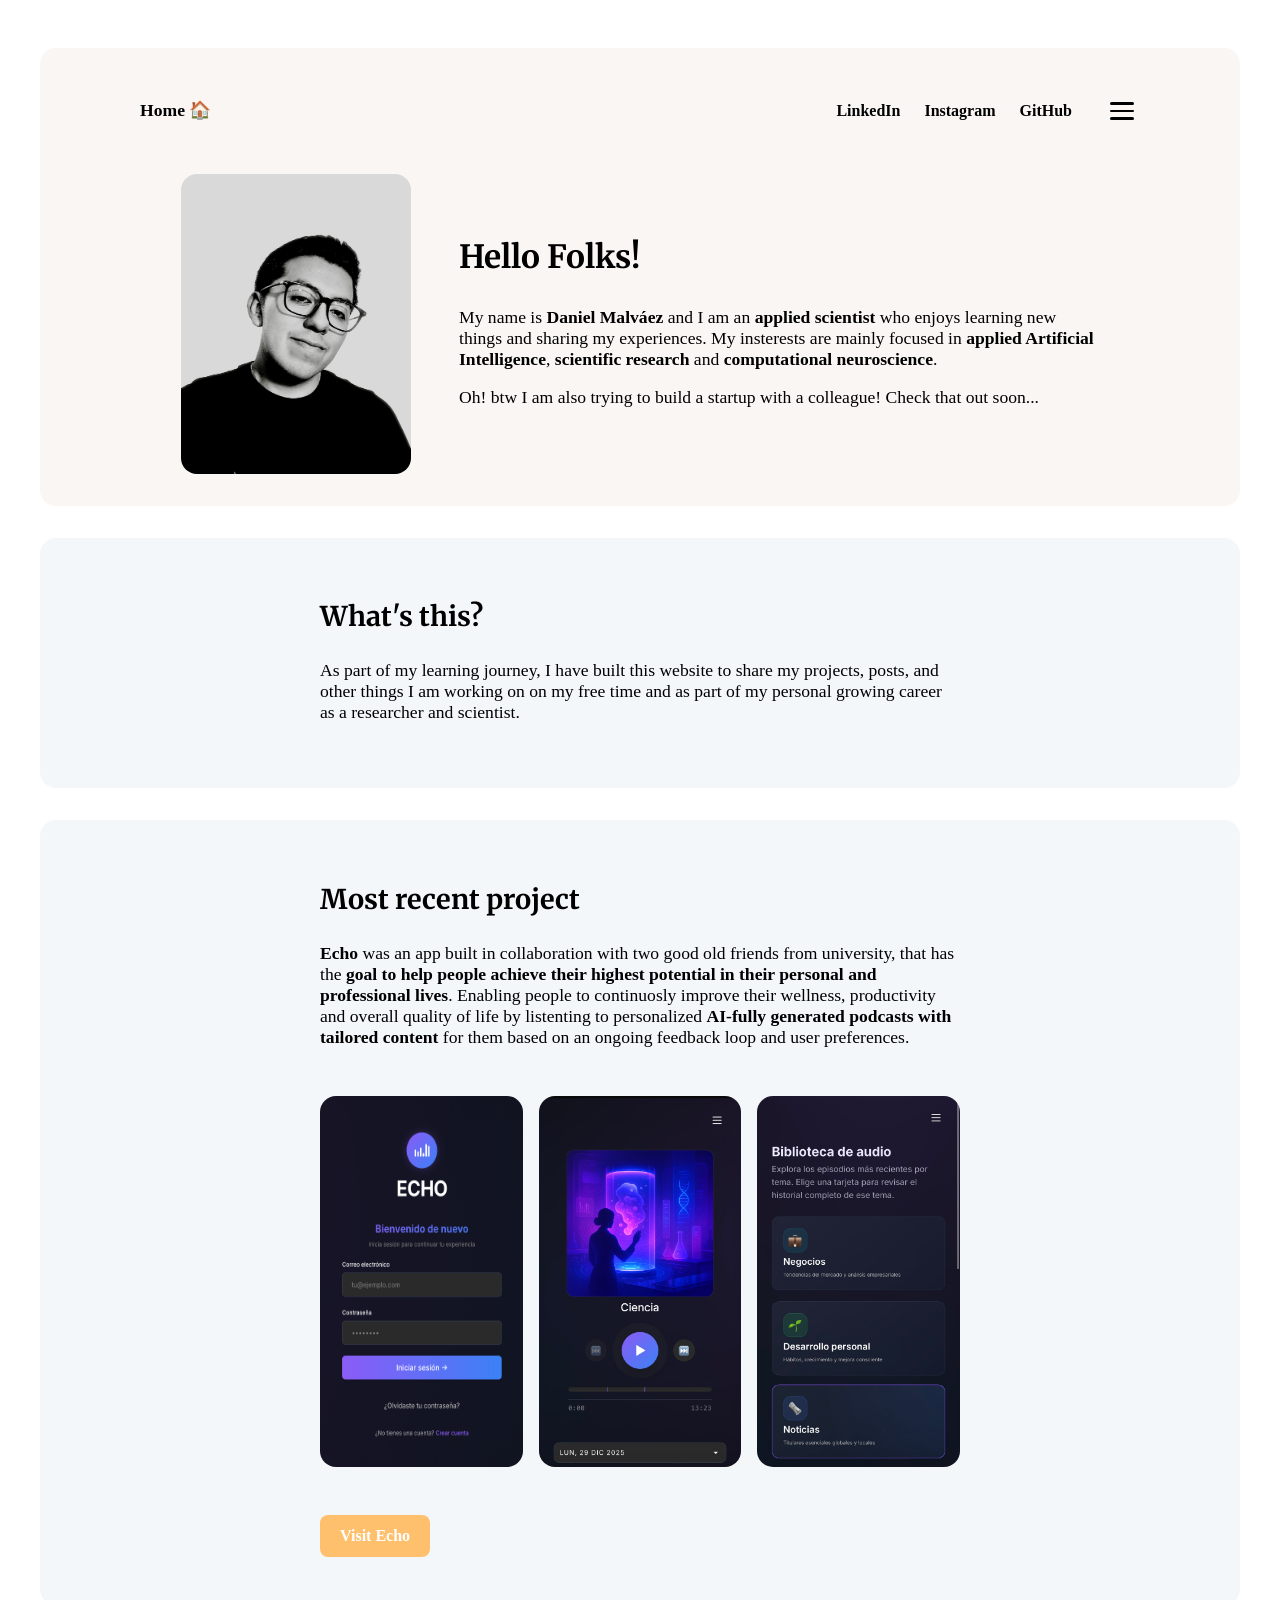
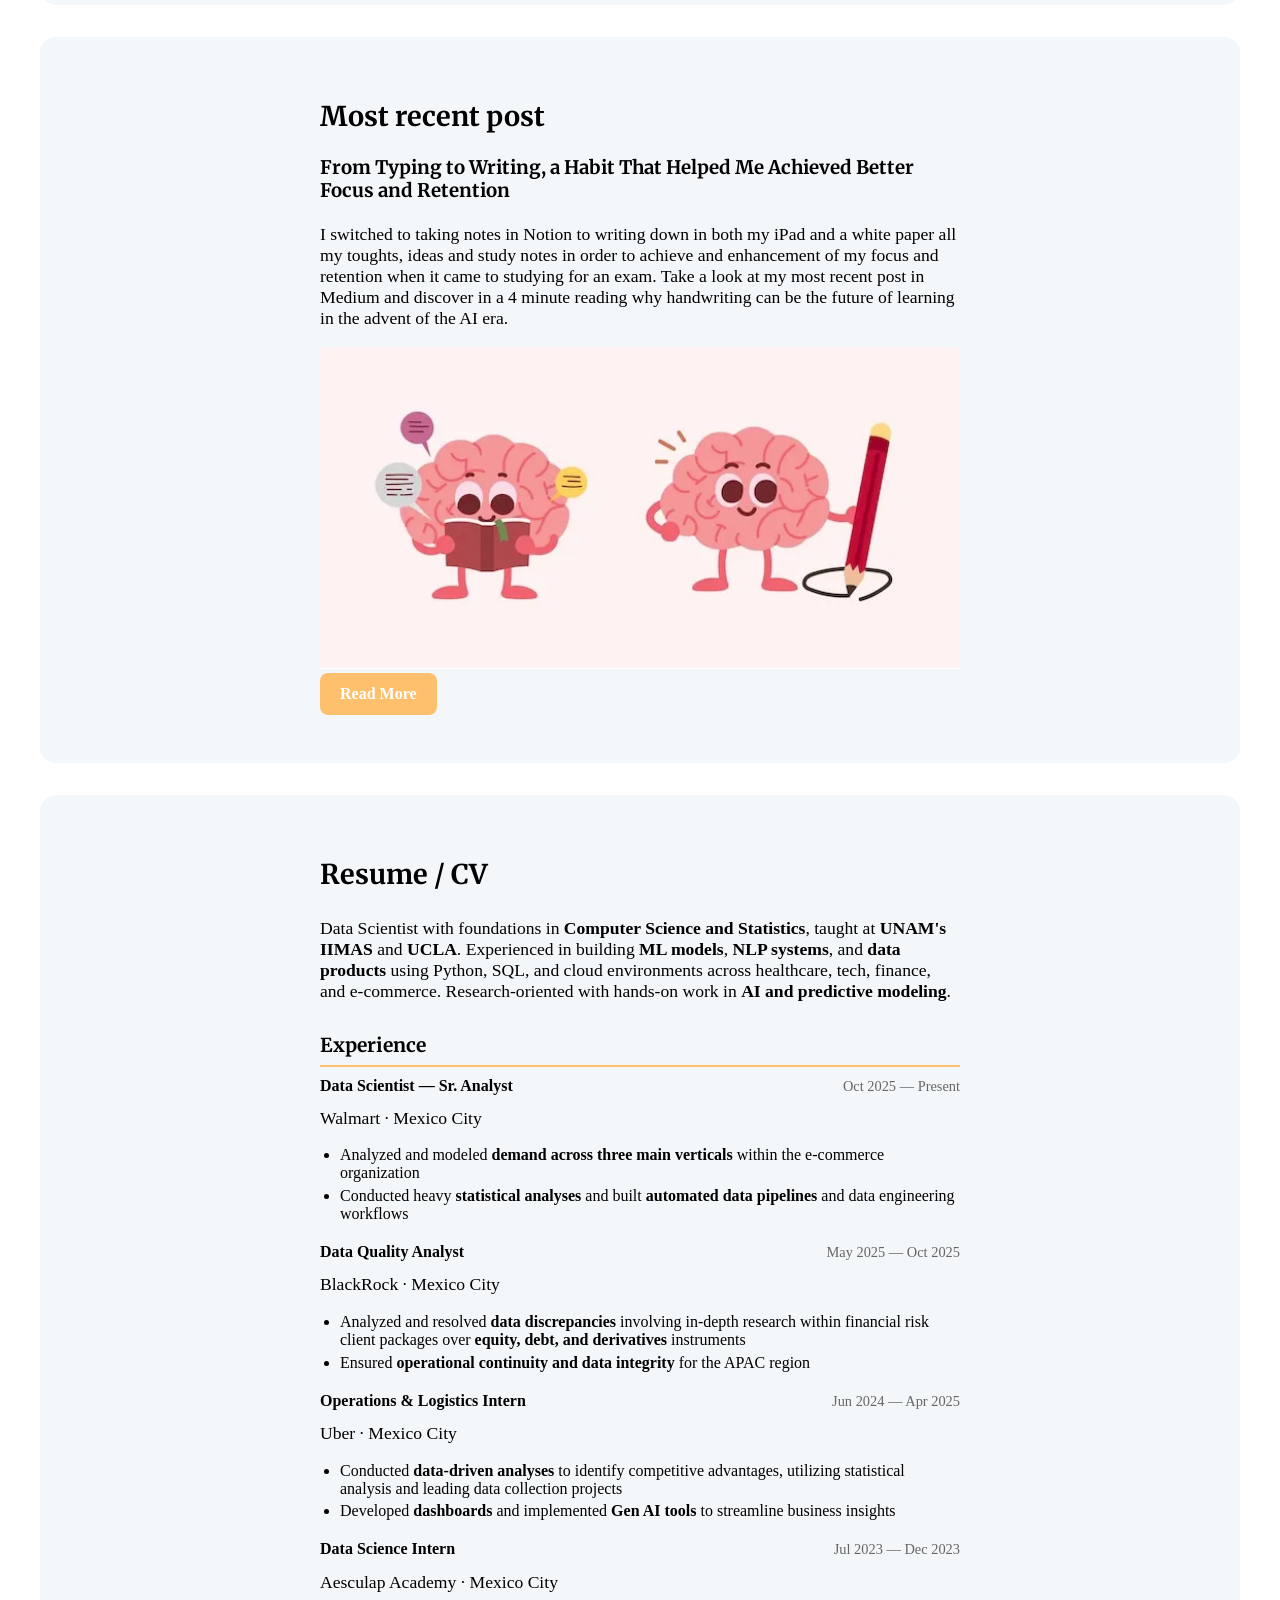
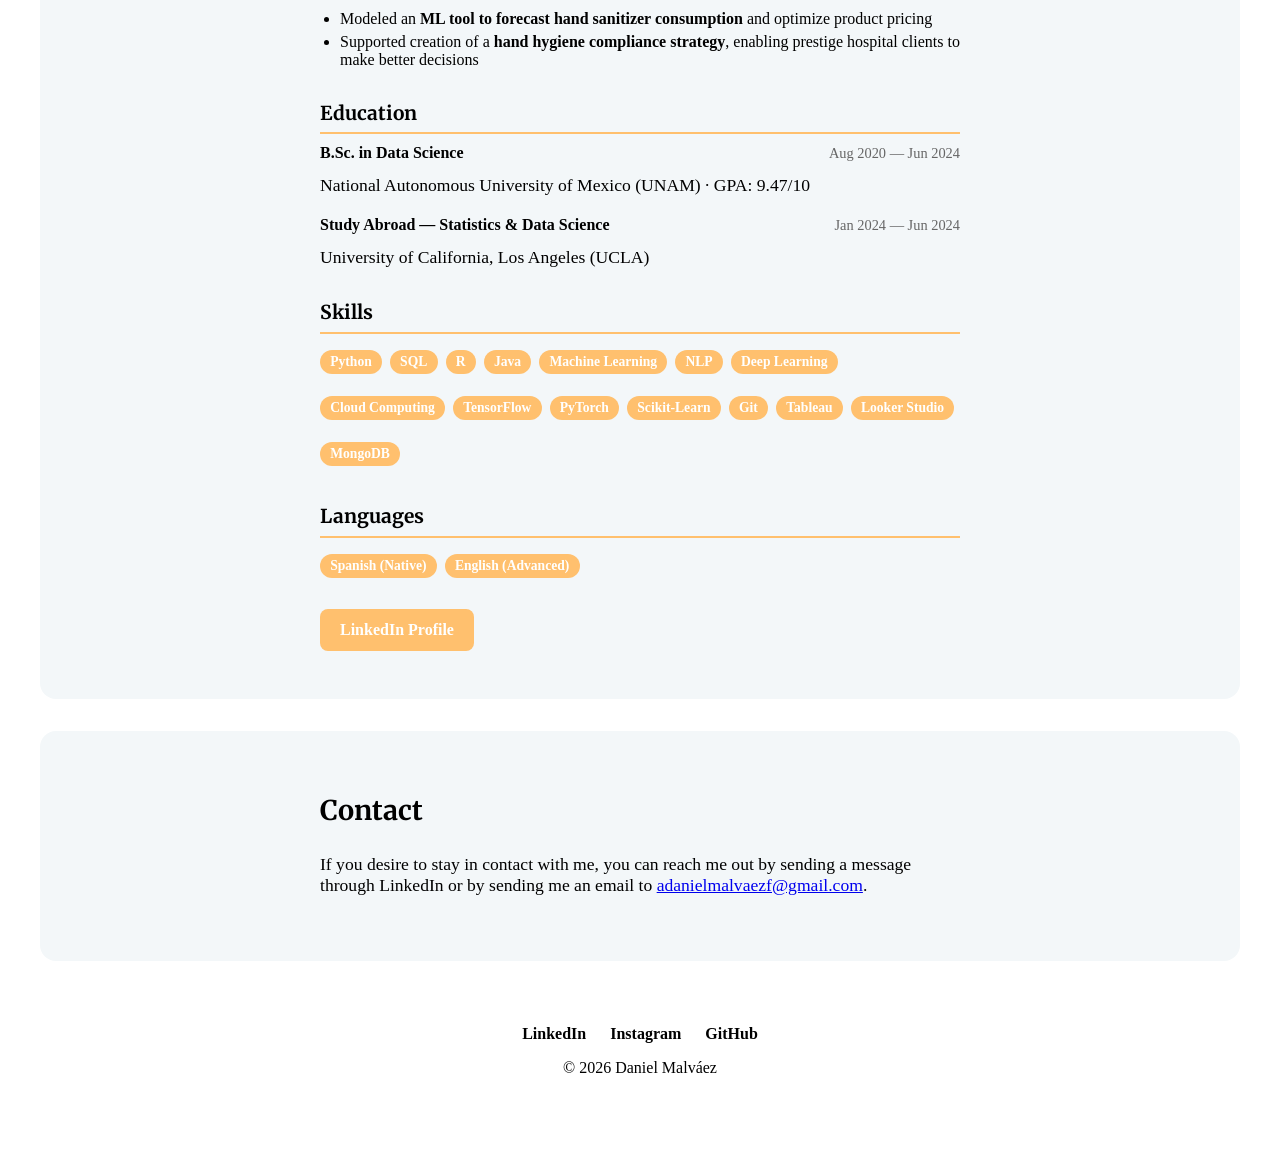
<file: index.html>
<!DOCTYPE html>
<html lang="en">
<head>
    <meta charset="UTF-8">
    <meta name="viewport" content="width=device-width, initial-scale=1.0">
    <title>Welcome! - Daniel Malváez</title>
    <link rel="stylesheet" href="style.css">
</head>
<body>
    <header>
        <nav>
            <div class="nav-bar">
                <a href="index.html" class="nav-brand">Home 🏠</a>
                <ul class="nav-social">
                    <li><a href="https://www.linkedin.com/in/daniel-malvaez/">LinkedIn</a></li>
                    <li><a href="https://www.instagram.com/malvaaez/">Instagram</a></li>
                    <li><a href="https://github.com/danielmalvaez">GitHub</a></li>
                </ul>
                <button class="hamburger" aria-label="Toggle menu" aria-expanded="false">
                    <span></span>
                    <span></span>
                    <span></span>
                </button>
            </div>
            <ul class="nav-menu">
                <li><a href="projects.html">Projects</a></li>
                <li><a href="posts.html">Posts</a></li>
                <li><a href="index.html#resume">Resume / CV</a></li>
                <li><a href="index.html#contact">Contact</a></li>
            </ul>
        </nav>
        <br>
        <br>
        <div class="flex-container">
            <img src="images/me.jpg" height="300px" width="230px" loading="lazy">
            <div class="text-container">
                <h1>Hello Folks!</h1>
                <p>My name is <strong>Daniel Malváez</strong> and I am an <strong>applied scientist</strong> who enjoys learning new things and sharing my experiences. My insterests are mainly focused in <strong>applied Artificial Intelligence</strong>, <strong>scientific research</strong> and <strong>computational neuroscience</strong>.
                <p>Oh! btw I am also trying to build a startup with a colleague! Check that out soon...</p>
            </div>
        </div>
    </header>
    
    
    <section>
        <div class="flex-container">
            <div class="text-container">
                <h2 id="about">What's this?</h2>
                <p>As part of my learning journey, I have built this website to share my projects, posts, and other things I am working on on my free time and as part of my personal growing career as a researcher and scientist.</p>
            </div>
        </div>
    </section>

    <section>
        <div class="flex-container">
            <div class="text-container">
                <h2 id="most-recent-project">Most recent project</h2>
                <p><strong>Echo</strong> was an app built in collaboration with two good old friends from university, that has the <strong>goal to help people achieve their highest potential in their personal and professional lives</strong>. Enabling people to continuosly improve their wellness, productivity and overall quality of life by listenting to personalized <strong>AI-fully generated podcasts with tailored content</strong> for them based on an ongoing feedback loop and user preferences.
                </p>
                <div class="grid-container">
                    <img style="grid-area: img-1;" src="images/echo_main.png">
                    <img style="grid-area: img-2;" src="images/echo_podcast.jpg">
                    <img style="grid-area: img-3;" src="images/echo_library.jpg">
                </div>
                <a href="https://echo-77bc6.web.app/auth/login" class="cta-button">Visit Echo</a>
            </div>
        </div>
    </section>

    <section>
        <div class="flex-container">
            <div class="text-container">
                <h2 id="most-recent-post">Most recent post</h2>
                <h3>From Typing to Writing, a Habit That Helped Me Achieved Better Focus and Retention</h3>
                <p>I switched to taking notes in Notion to writing down in both my iPad and a white paper all my toughts, ideas and study notes in order to achieve and enhancement of my focus and retention when it came to studying for an exam. Take a look at my most recent post in Medium and discover in a 4 minute reading why handwriting can be the future of learning in the advent of the AI era.</p>
                <div class="single-image-container">
                    <img src="images/typing-handwriting-post.png" style="width: 100%; height: 100%;">
                </div>
                <a href="https://medium.com/@danielmalvaez41/from-typing-to-writing-a-habit-that-helped-me-achieve-better-focus-and-retention-b7f69e538c9e" class="cta-button">Read More</a>
            </div>
        </div>
    </section>

    <section>
        <div class="flex-container">
            <div class="text-container">
                <h2 id="resume">Resume / CV</h2>
                <p>Data Scientist with foundations in <strong>Computer Science and Statistics</strong>, taught at <strong>UNAM's IIMAS</strong> and <strong>UCLA</strong>. Experienced in building <strong>ML models</strong>, <strong>NLP systems</strong>, and <strong>data products</strong> using Python, SQL, and cloud environments across healthcare, tech, finance, and e-commerce. Research-oriented with hands-on work in <strong>AI and predictive modeling</strong>.</p>

                <div class="resume">
                    <div class="resume-section">
                        <h3>Experience</h3>
                        <div class="resume-entry">
                            <div class="resume-header">
                                <strong>Data Scientist — Sr. Analyst</strong>
                                <span class="resume-date">Oct 2025 — Present</span>
                            </div>
                            <p class="resume-place">Walmart · Mexico City</p>
                            <ul class="resume-list">
                                <li>Analyzed and modeled <strong>demand across three main verticals</strong> within the e-commerce organization</li>
                                <li>Conducted heavy <strong>statistical analyses</strong> and built <strong>automated data pipelines</strong> and data engineering workflows</li>
                            </ul>
                        </div>
                        <div class="resume-entry">
                            <div class="resume-header">
                                <strong>Data Quality Analyst</strong>
                                <span class="resume-date">May 2025 — Oct 2025</span>
                            </div>
                            <p class="resume-place">BlackRock · Mexico City</p>
                            <ul class="resume-list">
                                <li>Analyzed and resolved <strong>data discrepancies</strong> involving in-depth research within financial risk client packages over <strong>equity, debt, and derivatives</strong> instruments</li>
                                <li>Ensured <strong>operational continuity and data integrity</strong> for the APAC region</li>
                            </ul>
                        </div>
                        <div class="resume-entry">
                            <div class="resume-header">
                                <strong>Operations &amp; Logistics Intern</strong>
                                <span class="resume-date">Jun 2024 — Apr 2025</span>
                            </div>
                            <p class="resume-place">Uber · Mexico City</p>
                            <ul class="resume-list">
                                <li>Conducted <strong>data-driven analyses</strong> to identify competitive advantages, utilizing statistical analysis and leading data collection projects</li>
                                <li>Developed <strong>dashboards</strong> and implemented <strong>Gen AI tools</strong> to streamline business insights</li>
                            </ul>
                        </div>
                        <div class="resume-entry">
                            <div class="resume-header">
                                <strong>Data Science Intern</strong>
                                <span class="resume-date">Jul 2023 — Dec 2023</span>
                            </div>
                            <p class="resume-place">Aesculap Academy · Mexico City</p>
                            <ul class="resume-list">
                                <li>Modeled an <strong>ML tool to forecast hand sanitizer consumption</strong> and optimize product pricing</li>
                                <li>Supported creation of a <strong>hand hygiene compliance strategy</strong>, enabling prestige hospital clients to make better decisions</li>
                            </ul>
                        </div>
                    </div>

                    <div class="resume-section">
                        <h3>Education</h3>
                        <div class="resume-entry">
                            <div class="resume-header">
                                <strong>B.Sc. in Data Science</strong>
                                <span class="resume-date">Aug 2020 — Jun 2024</span>
                            </div>
                            <p class="resume-place">National Autonomous University of Mexico (UNAM) · GPA: 9.47/10</p>
                        </div>
                        <div class="resume-entry">
                            <div class="resume-header">
                                <strong>Study Abroad — Statistics &amp; Data Science</strong>
                                <span class="resume-date">Jan 2024 — Jun 2024</span>
                            </div>
                            <p class="resume-place">University of California, Los Angeles (UCLA)</p>
                        </div>
                    </div>

                    <div class="resume-section">
                        <h3>Skills</h3>
                        <div class="resume-tags">
                            <span class="tag">Python</span>
                            <span class="tag">SQL</span>
                            <span class="tag">R</span>
                            <span class="tag">Java</span>
                            <span class="tag">Machine Learning</span>
                            <span class="tag">NLP</span>
                            <span class="tag">Deep Learning</span>
                            <span class="tag">Cloud Computing</span>
                            <span class="tag">TensorFlow</span>
                            <span class="tag">PyTorch</span>
                            <span class="tag">Scikit-Learn</span>
                            <span class="tag">Git</span>
                            <span class="tag">Tableau</span>
                            <span class="tag">Looker Studio</span>
                            <span class="tag">MongoDB</span>
                        </div>
                    </div>

                    <div class="resume-section">
                        <h3>Languages</h3>
                        <div class="resume-tags">
                            <span class="tag">Spanish (Native)</span>
                            <span class="tag">English (Advanced)</span>
                        </div>
                    </div>
                </div>

                <a href="https://www.linkedin.com/in/daniel-malvaez/" class="cta-button">LinkedIn Profile</a>
            </div>
        </div>
    </section>

    <section>
        <div class="flex-container">
            <div class="text-container">
                <h2 id="contact">Contact</h2>
                <p>If you desire to stay in contact with me, you can reach me out by sending a message through LinkedIn or by sending me an email to <a href="mailto:adanielmalvaezf@gmail.com">adanielmalvaezf@gmail.com</a>.</p>
            </div>
        </div>
    </section>

    <footer>
        <div class="footer-links">
            <a href="https://www.linkedin.com/in/daniel-malvaez/">LinkedIn</a>
            <a href="https://www.instagram.com/malvaaez/">Instagram</a>
            <a href="https://github.com/danielmalvaez">GitHub</a>
        </div>
        <p>&copy; 2026 Daniel Malváez</p>
    </footer>

    <script>
        const hamburger = document.querySelector('.hamburger');
        const navMenu = document.querySelector('.nav-menu');
        hamburger.addEventListener('click', () => {
            const isOpen = navMenu.classList.toggle('open');
            hamburger.classList.toggle('active', isOpen);
            hamburger.setAttribute('aria-expanded', isOpen);
        });
    </script>
</body>
</html>
</file>
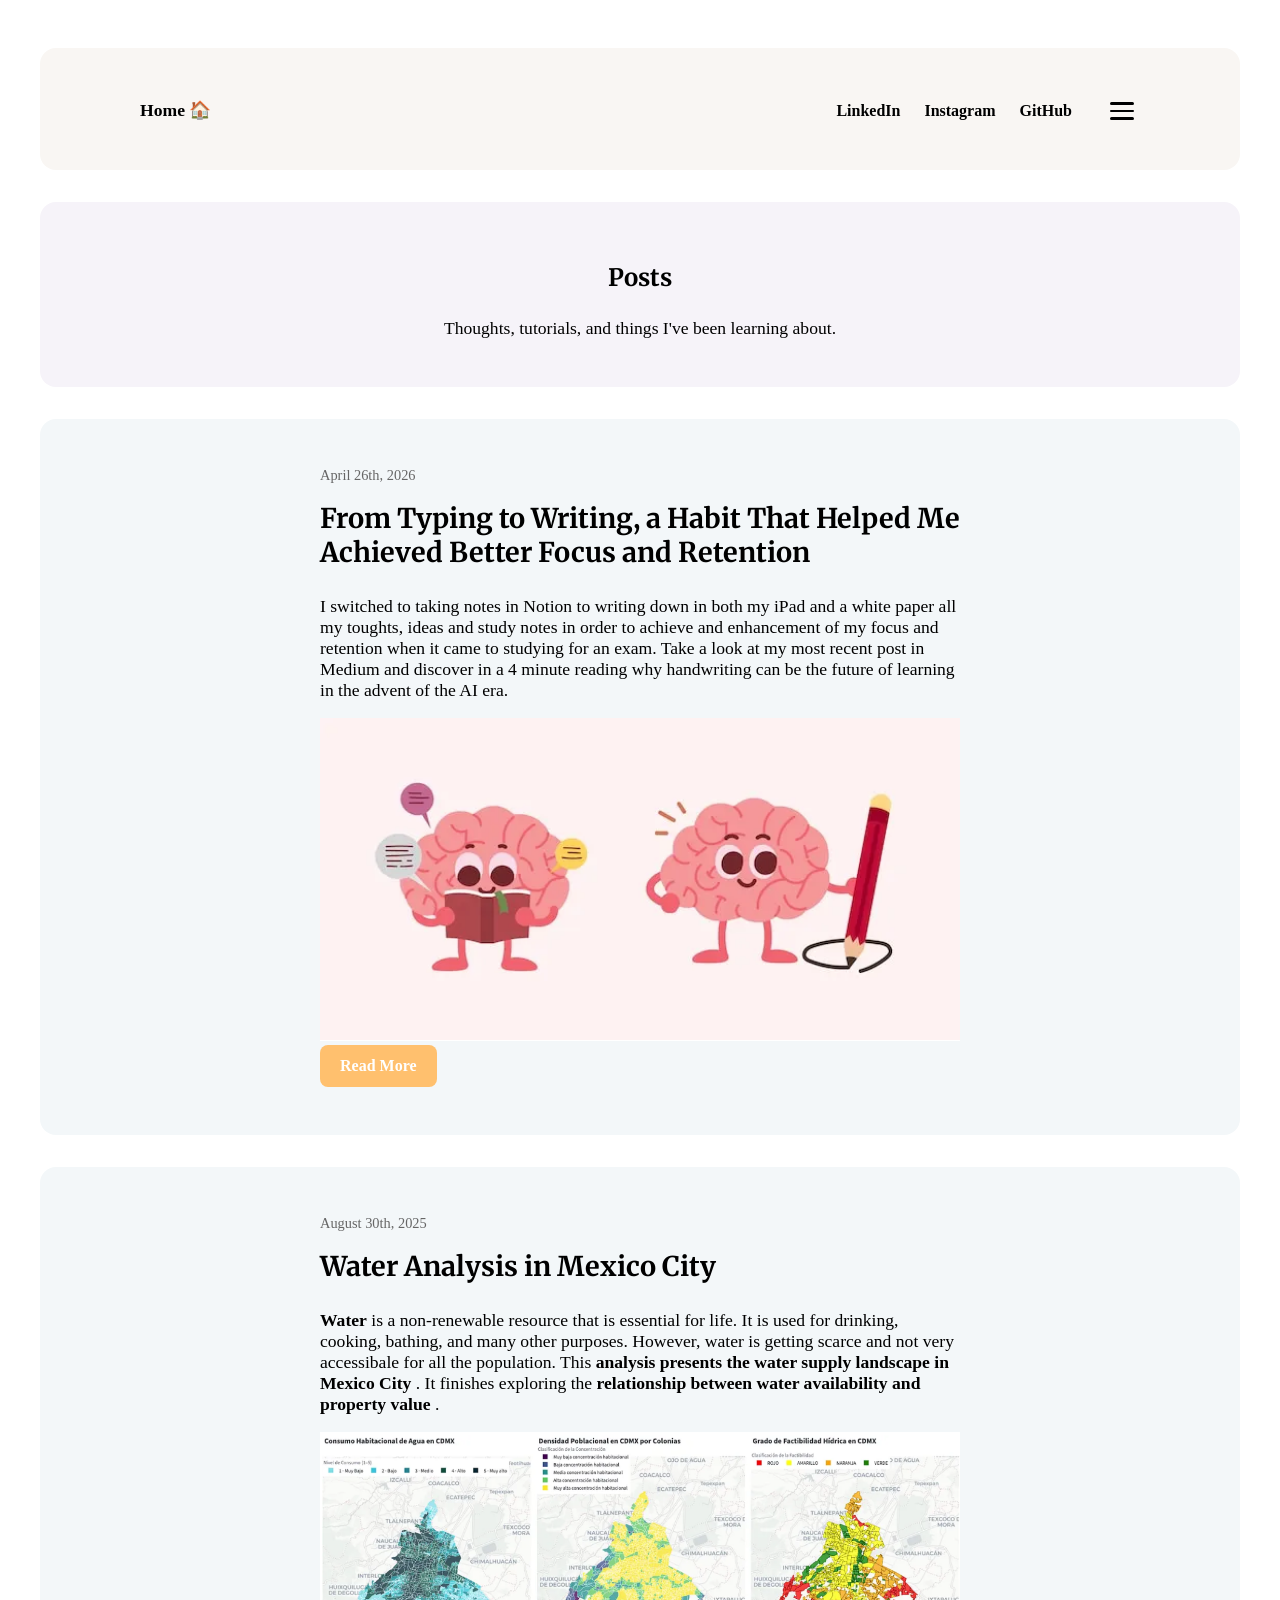
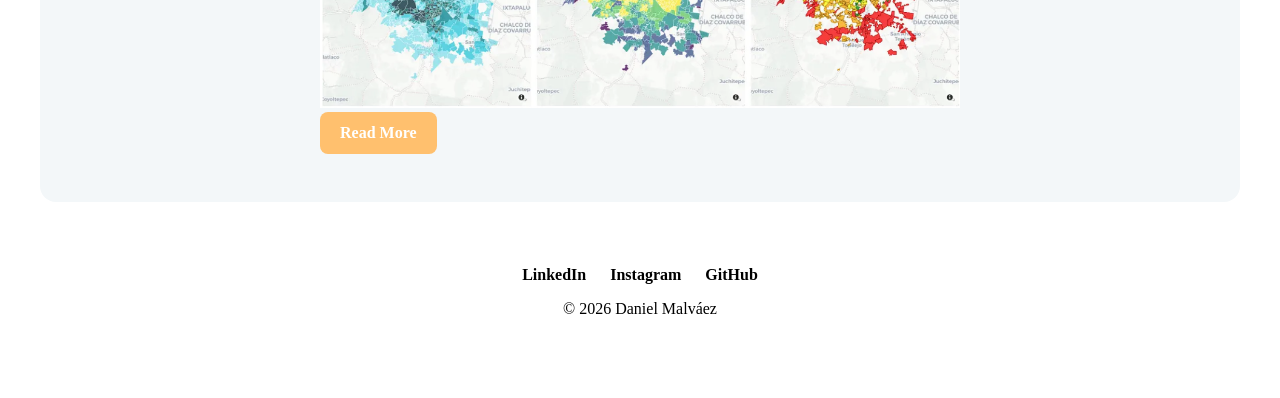
<file: posts.html>
<!DOCTYPE html>
<html lang="en">
<head>
    <meta charset="UTF-8">
    <meta name="viewport" content="width=device-width, initial-scale=1.0">
    <title>Posts - Daniel Malváez</title>
    <link rel="stylesheet" href="style.css">
</head>
<body>
    <header>
        <nav>
            <div class="nav-bar">
                <a href="index.html" class="nav-brand">Home 🏠</a>
                <ul class="nav-social">
                    <li><a href="https://www.linkedin.com/in/daniel-malvaez/">LinkedIn</a></li>
                    <li><a href="https://www.instagram.com/malvaaez/">Instagram</a></li>
                    <li><a href="https://github.com/danielmalvaez">GitHub</a></li>
                </ul>
                <button class="hamburger" aria-label="Toggle menu" aria-expanded="false">
                    <span></span>
                    <span></span>
                    <span></span>
                </button>
            </div>
            <ul class="nav-menu">
                <li><a href="projects.html">Projects</a></li>
                <li><a href="posts.html" class="active">Posts</a></li>
                <li><a href="index.html#resume">Resume / CV</a></li>
                <li><a href="index.html#contact">Contact</a></li>
            </ul>
        </nav>
    </header>

    <section class="page-hero">
        <h1>Posts</h1>
        <p>Thoughts, tutorials, and things I've been learning about.</p>
    </section>

    <section class="post-card">
        <div class="flex-container">
            <div class="text-container">
                <span class="post-date">April 26th, 2026</span>
                <h2>From Typing to Writing, a Habit That Helped Me Achieved Better Focus and Retention</h2>
                <p>I switched to taking notes in Notion to writing down in both my iPad and a white paper all my toughts, ideas and study notes in order to achieve and enhancement of my focus and retention when it came to studying for an exam. Take a look at my most recent post in Medium and discover in a 4 minute reading why handwriting can be the future of learning in the advent of the AI era.</p>
                <div class="single-image-container">
                    <img src="images/typing-handwriting-post.png" style="width: 100%; height: 100%;">
                </div>
                <a href="https://medium.com/@danielmalvaez41/from-typing-to-writing-a-habit-that-helped-me-achieve-better-focus-and-retention-b7f69e538c9e" class="cta-button">Read More</a>
            </div>
        </div>
    </section>

    <section class="post-card">
        <div class="flex-container">
            <div class="text-container">
                <span class="post-date">August 30th, 2025</span>
                <h2>Water Analysis in Mexico City</h2>
                <p><strong>Water</strong> is a non-renewable resource that is essential for life. It is used for drinking, cooking, bathing, and many other purposes. However, water is getting scarce and not very accessibale for all the population. This <strong>analysis presents the water supply landscape in Mexico City </strong>. It finishes exploring the <strong>relationship between water availability and property value </strong>.</p>
                <div class="single-image-container">
                    <img src="images/water-analysis.png" style="width: 100%; height: 100%;">
                </div>
                <a href="#" class="cta-button">Read More</a>
            </div>
        </div>
    </section>

    <footer>
        <div class="footer-links">
            <a href="https://www.linkedin.com/in/daniel-malvaez/">LinkedIn</a>
            <a href="https://www.instagram.com/malvaaez/">Instagram</a>
            <a href="https://github.com/danielmalvaez">GitHub</a>
        </div>
        <p>&copy; 2026 Daniel Malváez</p>
    </footer>

    <script>
        const hamburger = document.querySelector('.hamburger');
        const navMenu = document.querySelector('.nav-menu');
        hamburger.addEventListener('click', () => {
            const isOpen = navMenu.classList.toggle('open');
            hamburger.classList.toggle('active', isOpen);
            hamburger.setAttribute('aria-expanded', isOpen);
        });
    </script>
</body>
</html>
</file>
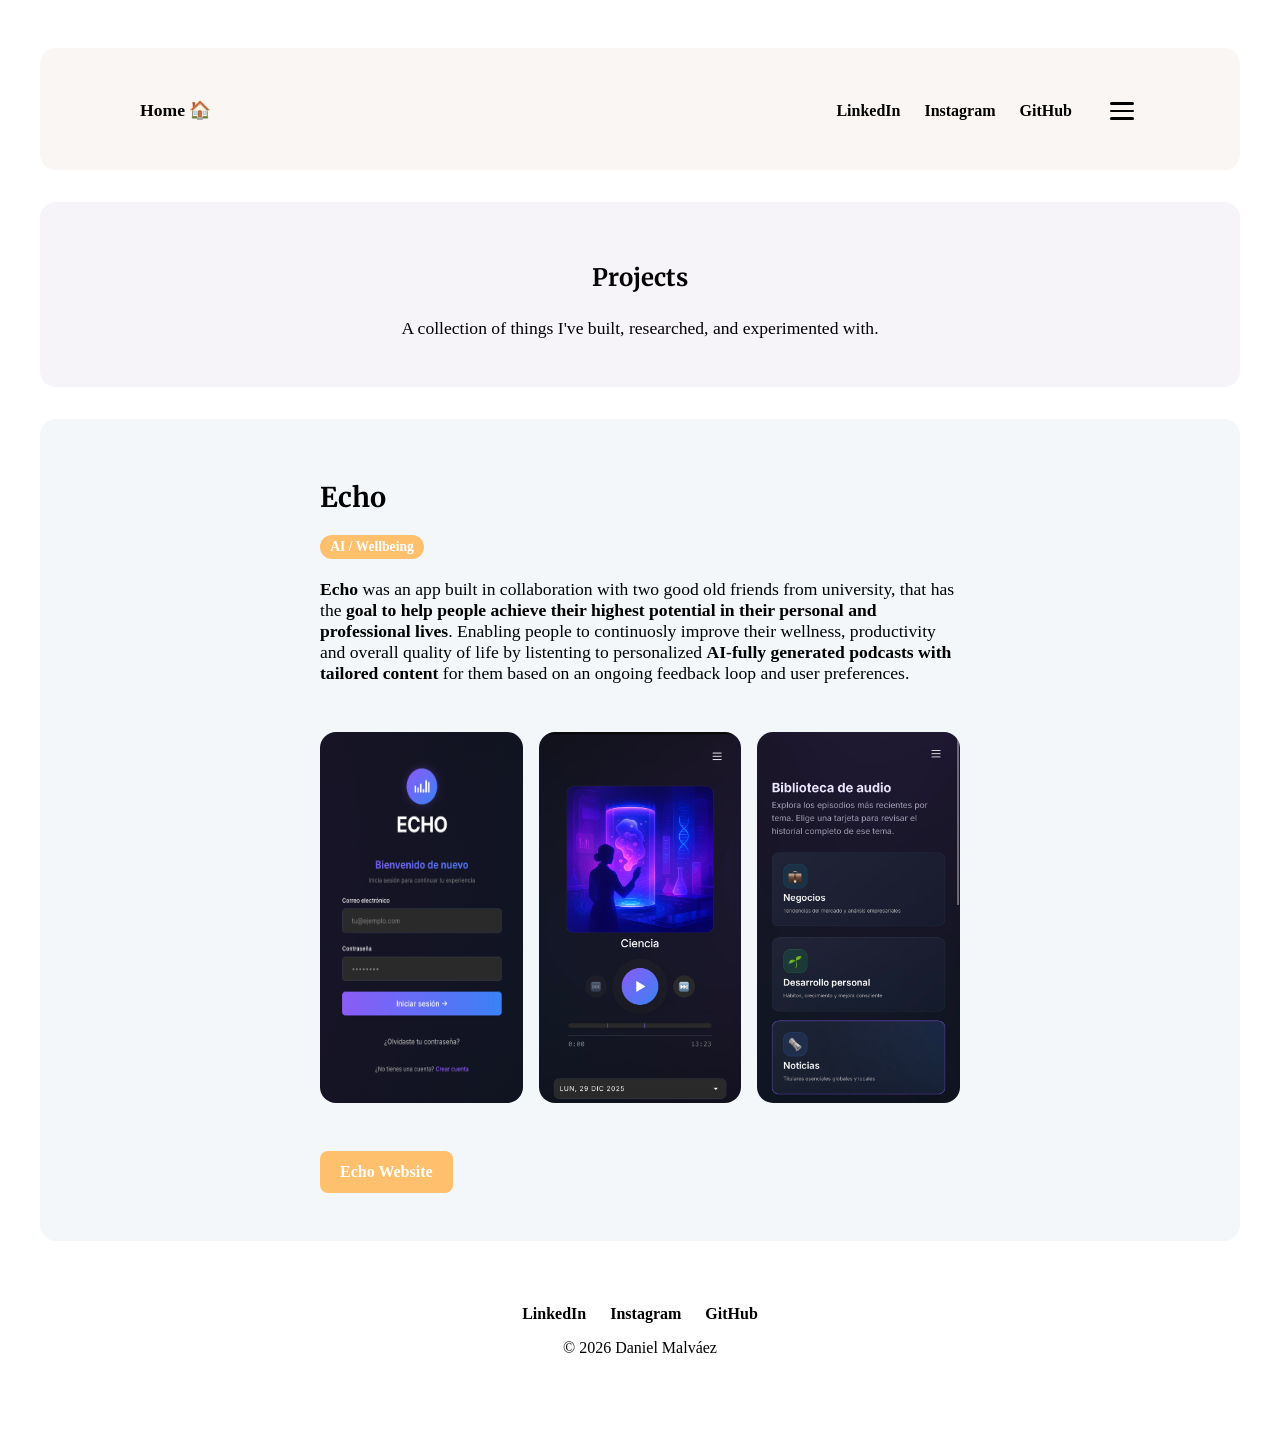
<file: projects.html>
<!DOCTYPE html>
<html lang="en">
<head>
    <meta charset="UTF-8">
    <meta name="viewport" content="width=device-width, initial-scale=1.0">
    <title>Projects - Daniel Malváez</title>
    <link rel="stylesheet" href="style.css">
</head>
<body>
    <header>
        <nav>
            <div class="nav-bar">
                <a href="index.html" class="nav-brand">Home 🏠</a>
                <ul class="nav-social">
                    <li><a href="https://www.linkedin.com/in/daniel-malvaez/">LinkedIn</a></li>
                    <li><a href="https://www.instagram.com/malvaaez/">Instagram</a></li>
                    <li><a href="https://github.com/danielmalvaez">GitHub</a></li>
                </ul>
                <button class="hamburger" aria-label="Toggle menu" aria-expanded="false">
                    <span></span>
                    <span></span>
                    <span></span>
                </button>
            </div>
            <ul class="nav-menu">
                <li><a href="projects.html" class="active">Projects</a></li>
                <li><a href="posts.html">Posts</a></li>
                <li><a href="index.html#resume">Resume / CV</a></li>
                <li><a href="index.html#contact">Contact</a></li>
            </ul>
        </nav>
    </header>

    <section class="page-hero">
        <h1>Projects</h1>
        <p>A collection of things I've built, researched, and experimented with.</p>
    </section>

    <section class="project-card" id="project-1">
        <div class="flex-container">
            <div class="text-container">
                <h2>Echo</h2>
                <span class="tag">AI / Wellbeing</span>
                <p><strong>Echo</strong> was an app built in collaboration with two good old friends from university, that has the <strong>goal to help people achieve their highest potential in their personal and professional lives</strong>. Enabling people to continuosly improve their wellness, productivity and overall quality of life by listenting to personalized <strong>AI-fully generated podcasts with tailored content</strong> for them based on an ongoing feedback loop and user preferences.</p>
                <div class="grid-container">
                    <img style="grid-area: img-1;" src="images/echo_main.png">
                    <img style="grid-area: img-2;" src="images/echo_podcast.jpg">
                    <img style="grid-area: img-3;" src="images/echo_library.jpg">
                </div>
                <a href="https://echo-77bc6.web.app/auth/login" class="cta-button">Echo Website</a>
            </div>
        </div>
    </section>

    <footer>
        <div class="footer-links">
            <a href="https://www.linkedin.com/in/daniel-malvaez/">LinkedIn</a>
            <a href="https://www.instagram.com/malvaaez/">Instagram</a>
            <a href="https://github.com/danielmalvaez">GitHub</a>
        </div>
        <p>&copy; 2026 Daniel Malváez</p>
    </footer>

    <script>
        const hamburger = document.querySelector('.hamburger');
        const navMenu = document.querySelector('.nav-menu');
        hamburger.addEventListener('click', () => {
            const isOpen = navMenu.classList.toggle('open');
            hamburger.classList.toggle('active', isOpen);
            hamburger.setAttribute('aria-expanded', isOpen);
        });
    </script>
</body>
</html>
</file>
<file: style.css>
@import url('https://fonts.googleapis.com/css2?family=Merriweather:ital,opsz,wght@0,18..144,300..900;1,18..144,300..900&display=swap');
@import url('https://fonts.googleapis.com/css2?family=Google+Sans:ital,opsz,wght@0,17..18,400..700;1,17..18,400..700&family=Merriweather:ital,opsz,wght@0,18..144,300..900;1,18..144,300..900&display=swap');

:root {
    --base-color: #ffffff;
    --text-color: #000000;
    --primary-color: #ffc06e;
    --secondary-color: #8D8DFF;
    --color-1 : #F9F6F3;
    --color-2 : #F3F7F9;
    --color-3 : #F6F3F9;
}

* {
    margin: 0; /* This is used to remove the default margin of the elements */ 
    padding: 0; /* This is used to remove the default margin and padding of the elements */ 
    box-sizing: border-box; /* This is used to make the padding and border included in the width and height of the element */ 
}

html {
    font-family: 'Google Sans', serif, Poppins;   
    color: var(--text-color);
}

body {
    padding: 1em;
    background-color: var(--base-color);
}

h1,h2,h3 {
    font-family: 'Merriweather', serif, Poppins;
    /*background-color: var(--color-1);*/
    padding: 0.5em 0;
}

nav {
    margin: 1em auto 0 auto;
    width: min(1000px, 100%);
}

.nav-bar {
    display: flex;
    align-items: center;
    gap: 2em;
}

.nav-brand {
    margin-right: auto;
    font-family: 'Google Sans', serif, Poppins;
    font-weight: bold;
    text-decoration: none;
    color: var(--text-color);
    font-size: 1.1em;
}

.nav-social {
    display: flex;
    list-style: none;
    gap: 1.5em;
    font-weight: bold;
}

nav a {
    text-decoration: none;
    color: var(--text-color);
}

nav a:hover {
    text-decoration: underline;
}

nav a.active {
    text-decoration: underline;
    text-underline-offset: 4px;
}

/* --- Hamburger button --- */
.hamburger {
    display: flex;
    flex-direction: column;
    justify-content: center;
    gap: 5px;
    background: none;
    border: none;
    cursor: pointer;
    padding: 6px;
    z-index: 10;
}

.hamburger span {
    display: block;
    width: 24px;
    height: 2.5px;
    background-color: var(--text-color);
    border-radius: 2px;
    transition: transform 0.3s ease, opacity 0.3s ease;
}

.hamburger.active span:nth-child(1) {
    transform: translateY(7.5px) rotate(45deg);
}

.hamburger.active span:nth-child(2) {
    opacity: 0;
}

.hamburger.active span:nth-child(3) {
    transform: translateY(-7.5px) rotate(-45deg);
}

/* --- Slide-down menu --- */
.nav-menu {
    list-style: none;
    display: flex;
    flex-direction: column;
    gap: 0;
    max-height: 0;
    overflow: hidden;
    transition: max-height 0.35s ease, padding 0.35s ease;
    background-color: var(--color-1);
    border-radius: 0.75em;
    margin-top: 0.75em;
    font-weight: bold;
}

.nav-menu.open {
    max-height: 400px;
    padding: 0.5em 0;
}

.nav-menu li a {
    display: block;
    padding: 0.65em 1.25em;
    transition: background-color 0.2s ease;
}

.nav-menu li a:hover {
    background-color: var(--color-3);
    text-decoration: none;
}

header, section {
    margin: 2em auto;
    padding: min(2em, 15%);
    width: min(75em, 100%);
    border-radius: 1em;
    background-color: var(--color-1);
}

.flex-container {
    display: flex;
    align-items: center;
    justify-content: center;
    gap: 3em;
    flex-wrap: wrap;
}

header img {
    max-width: 100%;
    border-radius: 1em;
    object-position: bottom;
}

header img:hover {
    transform: scale(1.05);
    box-shadow: 0 0 20px 0 rgba(0, 0, 0, 0.2);
}

.text-container {
    flex: 0 1 40em;
    color: var(--text-color);
}

.text-container p {
    margin: .75em 0 1em;
    font-size: 1.1em;
    color: var(--text-color);
}

.cta-button {
    display: inline-block;
    text-decoration: none;
    padding: 0.75em 1.25em;
    color: white;
    background-color: var(--primary-color);
    border-radius: 0.5em;
    font-family: 'Google Sans', serif, Poppins;
    font-weight: 600;
}

.cta-button:hover {
    background-color: var(--secondary-color);
}

section {
    padding: 3em min(2em, 15%);
    background-color: var(--color-2);
    text-align: left;
    justify-content: center;
}

h2 {
    font-size: 1.7em;
}

section p {
    margin-top: 1em;
    font-size: 1.1em;
}

/* --- Written resume --- */
.resume {
    margin: 1.5em 0;
}

.resume-section {
    margin-bottom: 1.5em;
}

.resume-section h3 {
    font-size: 1.2em;
    padding: 0.4em 0;
    margin-bottom: 0.5em;
    border-bottom: 2px solid var(--primary-color);
    background-color: transparent;
}

.resume-entry {
    margin-bottom: 1.25em;
}

.resume-header {
    display: flex;
    justify-content: space-between;
    align-items: baseline;
    flex-wrap: wrap;
    gap: 0.5em;
}

.resume-date {
    font-size: 0.9em;
    color: #666;
    white-space: nowrap;
}

.resume-place {
    font-size: 0.95em;
    color: #555;
    margin: 0.15em 0 0.4em;
}

.resume-list {
    list-style: disc;
    padding-left: 1.25em;
    margin-top: 0.3em;
}

.resume-list li {
    margin-bottom: 0.3em;
    font-size: 1em;
}

.resume-tags {
    display: flex;
    flex-wrap: wrap;
    gap: 0.5em;
}

/* --- Page hero --- */
.page-hero {
    text-align: center;
    background-color: var(--color-3);
}

.page-hero h1 {
    background-color: transparent;
}

.page-hero p {
    max-width: 36em;
    margin: 0.75em auto 0;
}

/* --- Project & post cards --- */
.project-card,
.post-card {
    background-color: var(--color-2);
}

.tag {
    display: inline-block;
    padding: 0.3em 0.75em;
    font-size: 0.85em;
    font-weight: 600;
    background-color: var(--primary-color);
    color: white;
    border-radius: 2em;
    margin: 0.5em 0;
}

.post-date {
    display: block;
    font-size: 0.9em;
    color: #666;
    margin-bottom: 0.25em;
}

/* --- Footer --- */
footer {
    text-align: center;
    padding: 2em 1em;
    margin: 2em auto;
    width: min(75em, 100%);
}

.footer-links {
    display: flex;
    justify-content: center;
    gap: 1.5em;
    margin-bottom: 1em;
}

.footer-links a {
    text-decoration: none;
    color: var(--text-color);
    font-weight: bold;
}

.footer-links a:hover {
    text-decoration: underline;
}

.grid-container {
    margin-top: 3em;
    margin-bottom: 3em;
    display: grid;
    grid-template-columns: repeat(3, 1fr);
    grid-template-rows: repeat(1, 1fr);
    grid-template-areas:
    "img-1 img-2 img-3";
    gap: 1em;
}

.grid-container img {
    width: 100%;
    height: 100%;
    border-radius: 1em;
    transition: 100ms ease;
    object-position: center;
}
</file>
